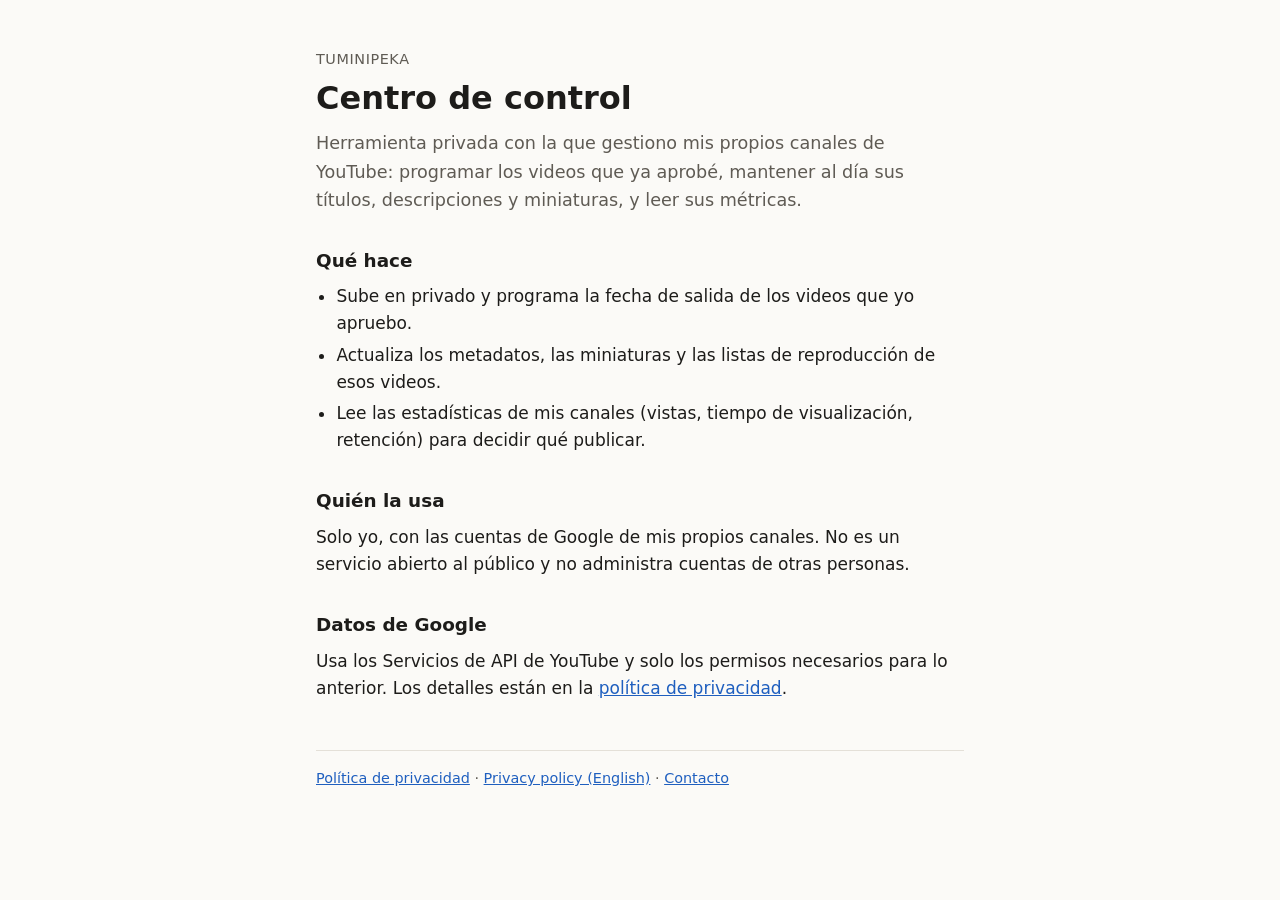
<file: index.html>
<!doctype html>
<html lang="es">
<head>
<meta charset="utf-8">
<meta name="viewport" content="width=device-width, initial-scale=1">
<title>Centro de control · TuMinipeka</title>
<meta name="description" content="Centro de control: herramienta privada con la que TuMinipeka gestiona sus propios canales de YouTube.">
<link rel="stylesheet" href="estilo.css">
</head>
<body>
<main>
  <p class="marca">TuMinipeka</p>
  <h1>Centro de control</h1>
  <p class="entrada">Herramienta privada con la que gestiono mis propios canales de YouTube: programar los videos que ya aprobé, mantener al día sus títulos, descripciones y miniaturas, y leer sus métricas.</p>

  <h2>Qué hace</h2>
  <ul>
    <li>Sube en privado y programa la fecha de salida de los videos que yo apruebo.</li>
    <li>Actualiza los metadatos, las miniaturas y las listas de reproducción de esos videos.</li>
    <li>Lee las estadísticas de mis canales (vistas, tiempo de visualización, retención) para decidir qué publicar.</li>
  </ul>

  <h2>Quién la usa</h2>
  <p>Solo yo, con las cuentas de Google de mis propios canales. No es un servicio abierto al público y no administra cuentas de otras personas.</p>

  <h2>Datos de Google</h2>
  <p>Usa los Servicios de API de YouTube y solo los permisos necesarios para lo anterior. Los detalles están en la <a href="privacidad.html">política de privacidad</a>.</p>

  <footer>
    <a href="privacidad.html">Política de privacidad</a> ·
    <a href="privacidad.html#english">Privacy policy (English)</a> ·
    <a href="https://github.com/TuMinipeka/tuminipeka.github.io/issues">Contacto</a>
  </footer>
</main>
</body>
</html>
</file>
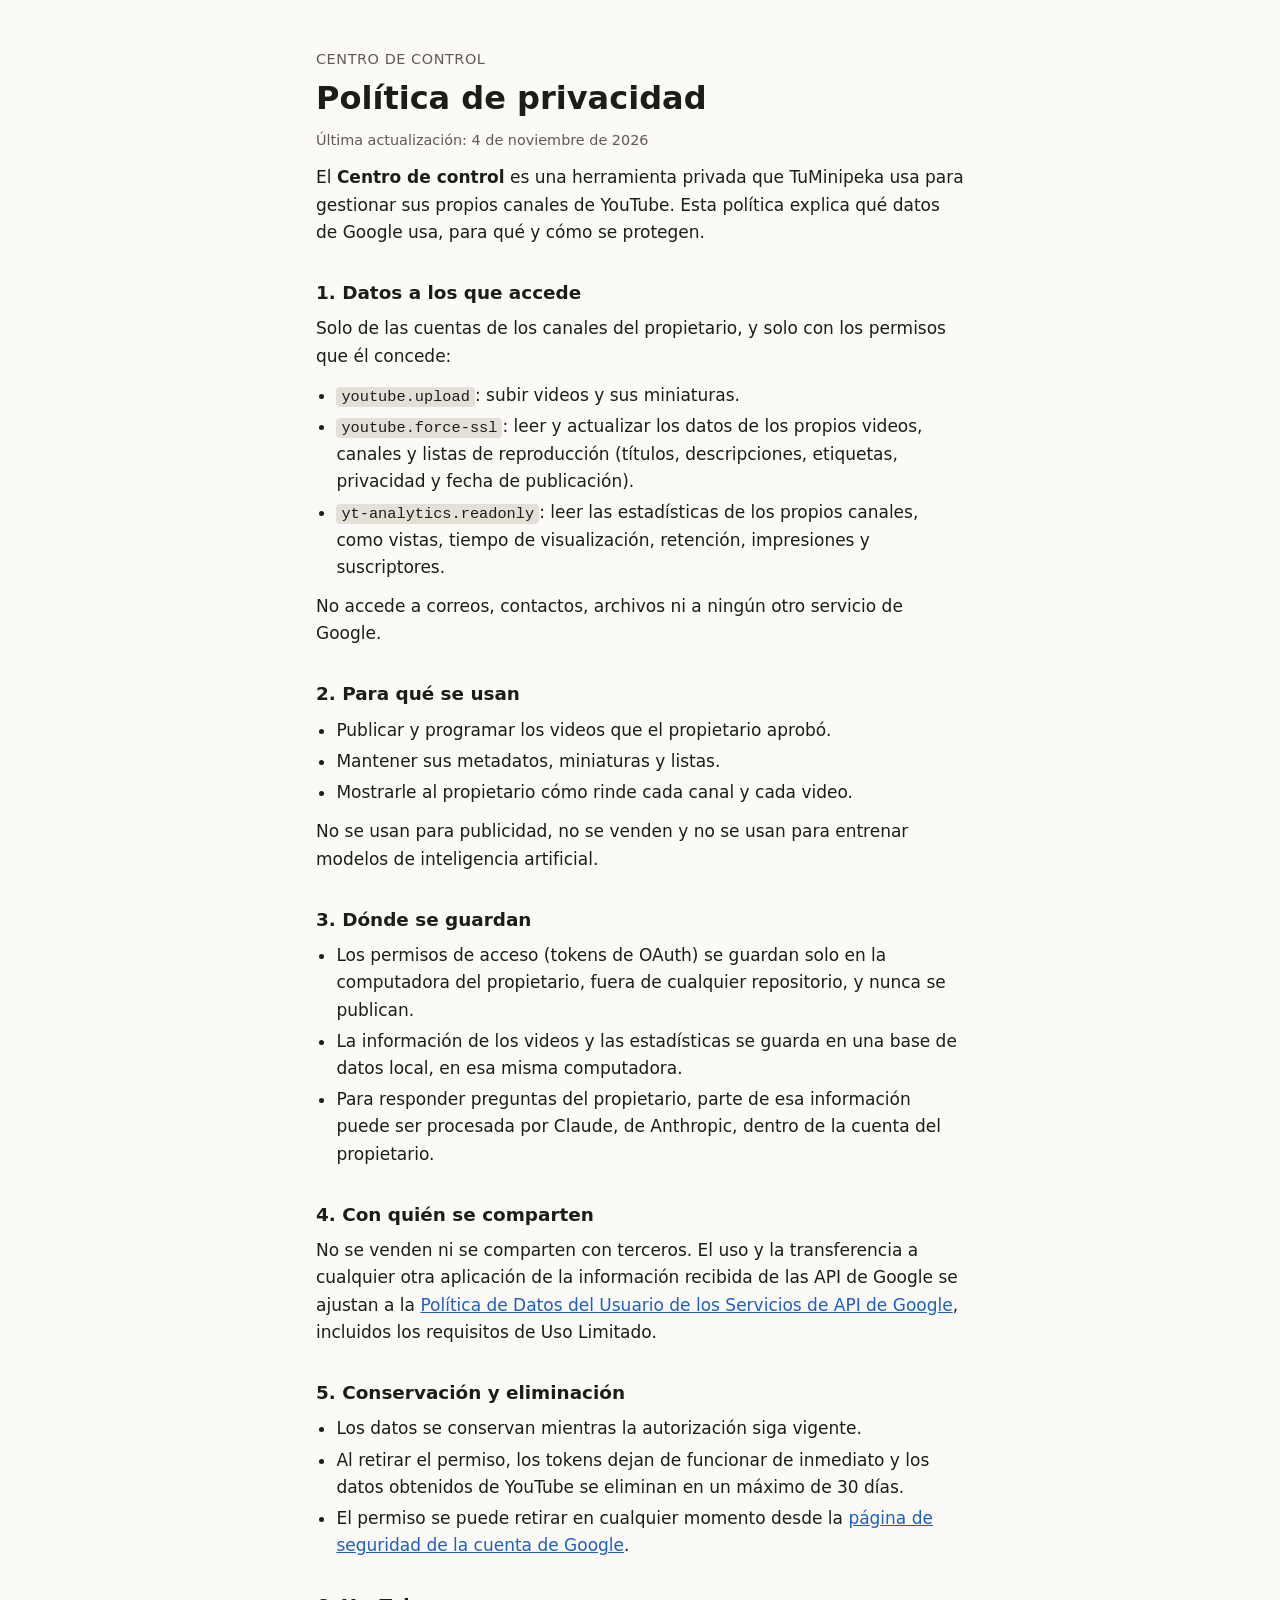
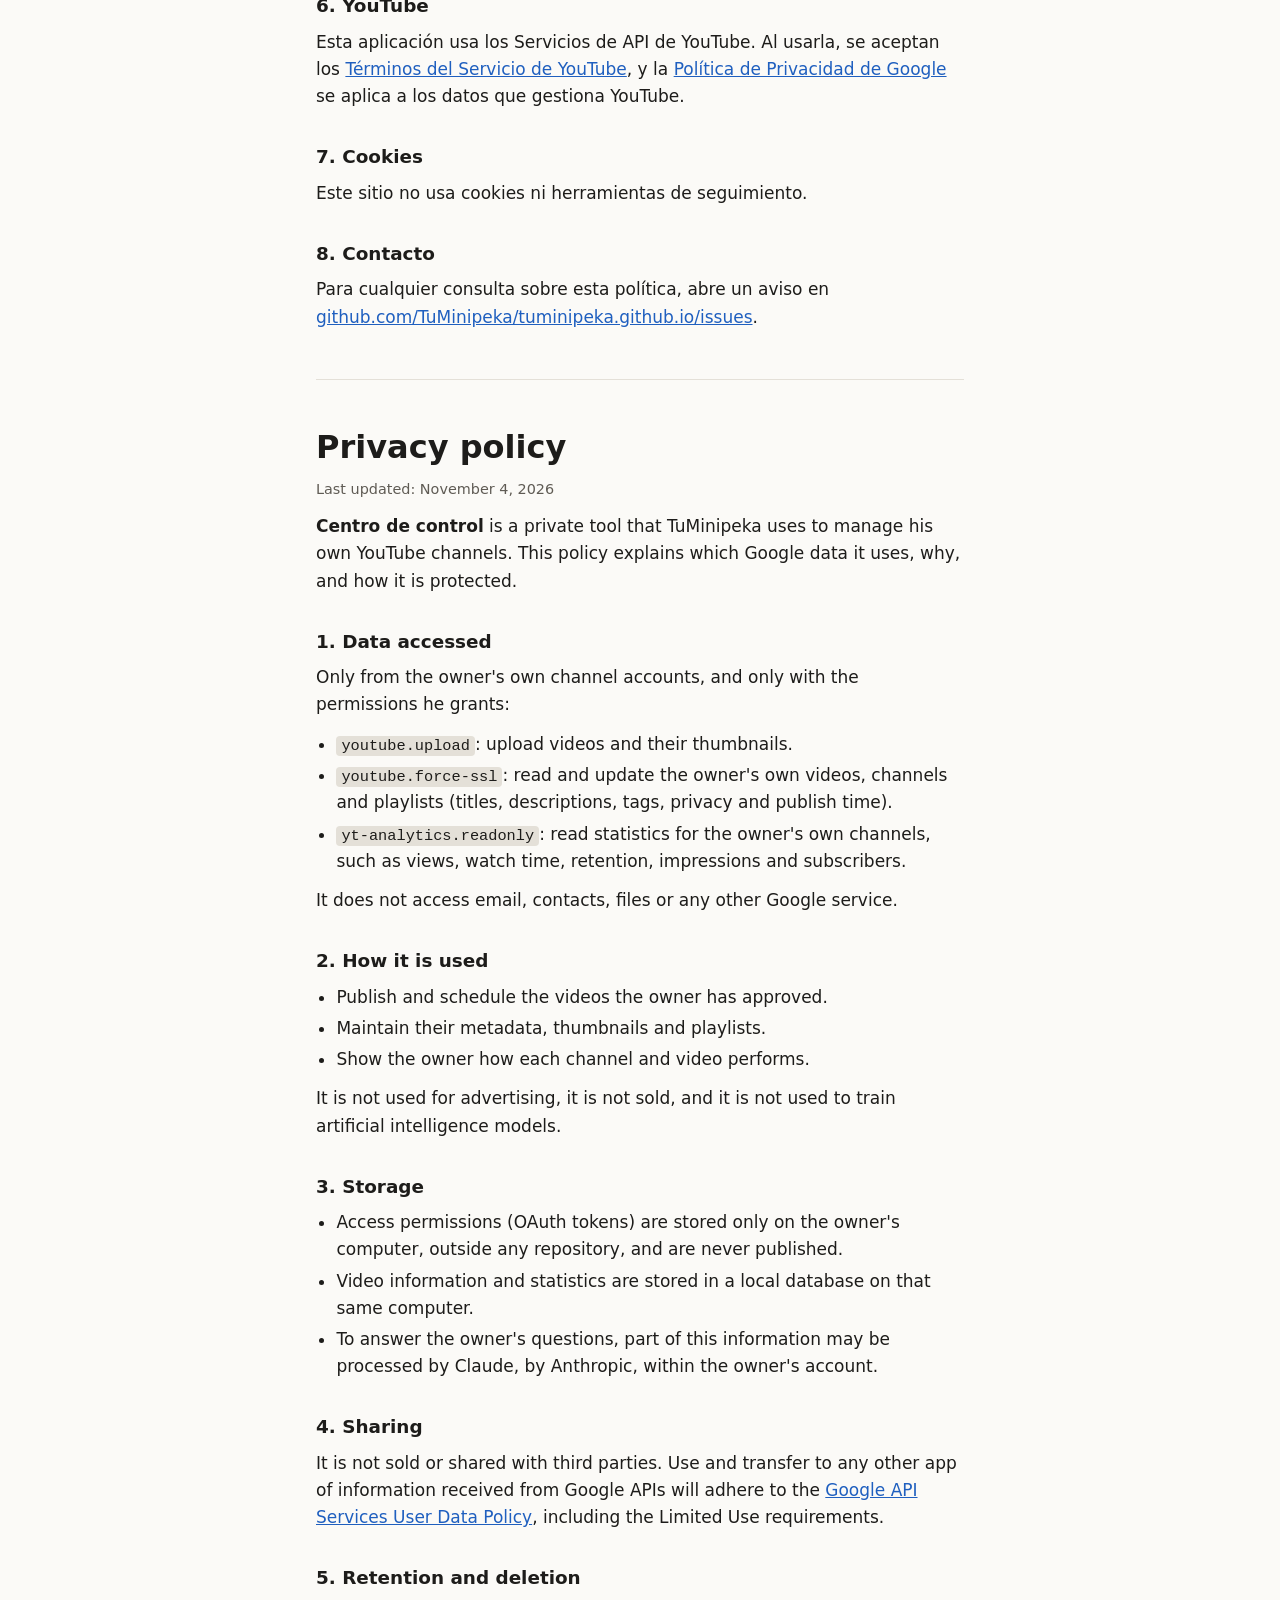
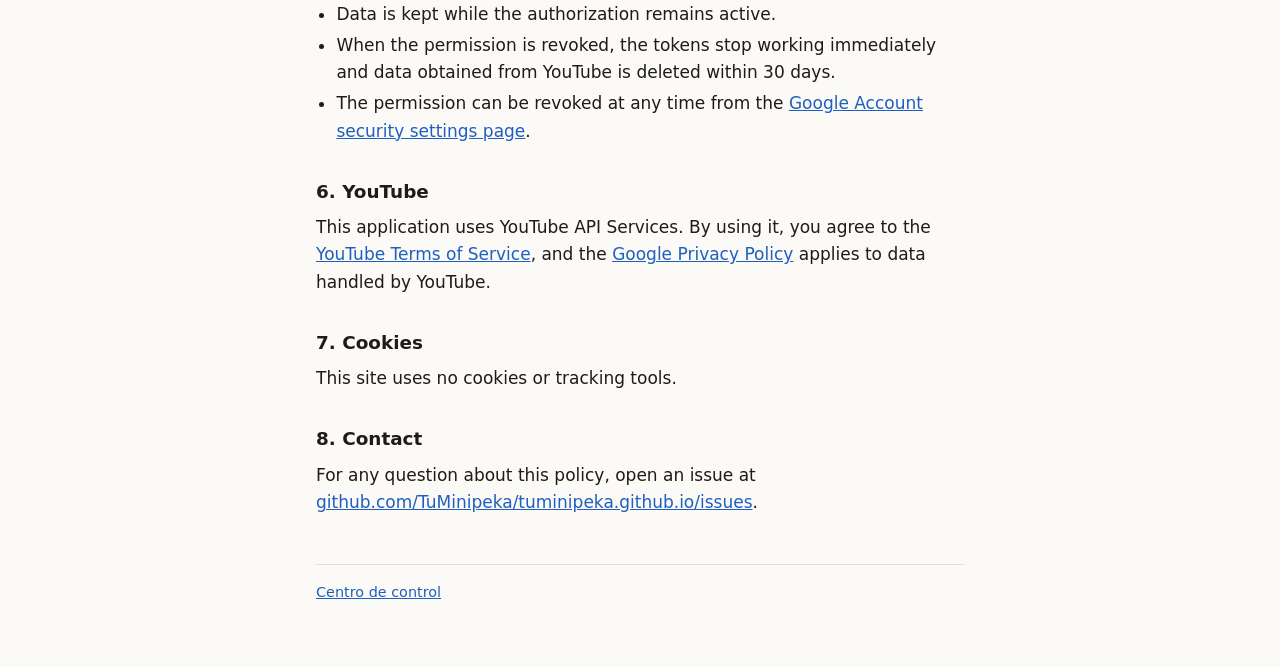
<file: privacidad.html>
<!doctype html>
<html lang="es">
<head>
<meta charset="utf-8">
<meta name="viewport" content="width=device-width, initial-scale=1">
<title>Política de privacidad · Centro de control</title>
<meta name="description" content="Política de privacidad del Centro de control de TuMinipeka.">
<link rel="stylesheet" href="estilo.css">
</head>
<body>
<main>
  <p class="marca"><a href="./">Centro de control</a></p>
  <h1>Política de privacidad</h1>
  <p class="fecha">Última actualización: 4 de noviembre de 2026</p>

  <p>El <strong>Centro de control</strong> es una herramienta privada que TuMinipeka usa para gestionar sus propios canales de YouTube. Esta política explica qué datos de Google usa, para qué y cómo se protegen.</p>

  <h2>1. Datos a los que accede</h2>
  <p>Solo de las cuentas de los canales del propietario, y solo con los permisos que él concede:</p>
  <ul>
    <li><code>youtube.upload</code>: subir videos y sus miniaturas.</li>
    <li><code>youtube.force-ssl</code>: leer y actualizar los datos de los propios videos, canales y listas de reproducción (títulos, descripciones, etiquetas, privacidad y fecha de publicación).</li>
    <li><code>yt-analytics.readonly</code>: leer las estadísticas de los propios canales, como vistas, tiempo de visualización, retención, impresiones y suscriptores.</li>
  </ul>
  <p>No accede a correos, contactos, archivos ni a ningún otro servicio de Google.</p>

  <h2>2. Para qué se usan</h2>
  <ul>
    <li>Publicar y programar los videos que el propietario aprobó.</li>
    <li>Mantener sus metadatos, miniaturas y listas.</li>
    <li>Mostrarle al propietario cómo rinde cada canal y cada video.</li>
  </ul>
  <p>No se usan para publicidad, no se venden y no se usan para entrenar modelos de inteligencia artificial.</p>

  <h2>3. Dónde se guardan</h2>
  <ul>
    <li>Los permisos de acceso (tokens de OAuth) se guardan solo en la computadora del propietario, fuera de cualquier repositorio, y nunca se publican.</li>
    <li>La información de los videos y las estadísticas se guarda en una base de datos local, en esa misma computadora.</li>
    <li>Para responder preguntas del propietario, parte de esa información puede ser procesada por Claude, de Anthropic, dentro de la cuenta del propietario.</li>
  </ul>

  <h2>4. Con quién se comparten</h2>
  <p>No se venden ni se comparten con terceros. El uso y la transferencia a cualquier otra aplicación de la información recibida de las API de Google se ajustan a la <a href="https://developers.google.com/terms/api-services-user-data-policy">Política de Datos del Usuario de los Servicios de API de Google</a>, incluidos los requisitos de Uso Limitado.</p>

  <h2>5. Conservación y eliminación</h2>
  <ul>
    <li>Los datos se conservan mientras la autorización siga vigente.</li>
    <li>Al retirar el permiso, los tokens dejan de funcionar de inmediato y los datos obtenidos de YouTube se eliminan en un máximo de 30 días.</li>
    <li>El permiso se puede retirar en cualquier momento desde la <a href="https://myaccount.google.com/permissions">página de seguridad de la cuenta de Google</a>.</li>
  </ul>

  <h2>6. YouTube</h2>
  <p>Esta aplicación usa los Servicios de API de YouTube. Al usarla, se aceptan los <a href="https://www.youtube.com/t/terms">Términos del Servicio de YouTube</a>, y la <a href="https://policies.google.com/privacy">Política de Privacidad de Google</a> se aplica a los datos que gestiona YouTube.</p>

  <h2>7. Cookies</h2>
  <p>Este sitio no usa cookies ni herramientas de seguimiento.</p>

  <h2>8. Contacto</h2>
  <p>Para cualquier consulta sobre esta política, abre un aviso en <a href="https://github.com/TuMinipeka/tuminipeka.github.io/issues">github.com/TuMinipeka/tuminipeka.github.io/issues</a>.</p>

  <hr>

  <section id="english" lang="en">
    <h1>Privacy policy</h1>
    <p class="fecha">Last updated: November 4, 2026</p>
    <p><strong>Centro de control</strong> is a private tool that TuMinipeka uses to manage his own YouTube channels. This policy explains which Google data it uses, why, and how it is protected.</p>

    <h2>1. Data accessed</h2>
    <p>Only from the owner's own channel accounts, and only with the permissions he grants:</p>
    <ul>
      <li><code>youtube.upload</code>: upload videos and their thumbnails.</li>
      <li><code>youtube.force-ssl</code>: read and update the owner's own videos, channels and playlists (titles, descriptions, tags, privacy and publish time).</li>
      <li><code>yt-analytics.readonly</code>: read statistics for the owner's own channels, such as views, watch time, retention, impressions and subscribers.</li>
    </ul>
    <p>It does not access email, contacts, files or any other Google service.</p>

    <h2>2. How it is used</h2>
    <ul>
      <li>Publish and schedule the videos the owner has approved.</li>
      <li>Maintain their metadata, thumbnails and playlists.</li>
      <li>Show the owner how each channel and video performs.</li>
    </ul>
    <p>It is not used for advertising, it is not sold, and it is not used to train artificial intelligence models.</p>

    <h2>3. Storage</h2>
    <ul>
      <li>Access permissions (OAuth tokens) are stored only on the owner's computer, outside any repository, and are never published.</li>
      <li>Video information and statistics are stored in a local database on that same computer.</li>
      <li>To answer the owner's questions, part of this information may be processed by Claude, by Anthropic, within the owner's account.</li>
    </ul>

    <h2>4. Sharing</h2>
    <p>It is not sold or shared with third parties. Use and transfer to any other app of information received from Google APIs will adhere to the <a href="https://developers.google.com/terms/api-services-user-data-policy">Google API Services User Data Policy</a>, including the Limited Use requirements.</p>

    <h2>5. Retention and deletion</h2>
    <ul>
      <li>Data is kept while the authorization remains active.</li>
      <li>When the permission is revoked, the tokens stop working immediately and data obtained from YouTube is deleted within 30 days.</li>
      <li>The permission can be revoked at any time from the <a href="https://myaccount.google.com/permissions">Google Account security settings page</a>.</li>
    </ul>

    <h2>6. YouTube</h2>
    <p>This application uses YouTube API Services. By using it, you agree to the <a href="https://www.youtube.com/t/terms">YouTube Terms of Service</a>, and the <a href="https://policies.google.com/privacy">Google Privacy Policy</a> applies to data handled by YouTube.</p>

    <h2>7. Cookies</h2>
    <p>This site uses no cookies or tracking tools.</p>

    <h2>8. Contact</h2>
    <p>For any question about this policy, open an issue at <a href="https://github.com/TuMinipeka/tuminipeka.github.io/issues">github.com/TuMinipeka/tuminipeka.github.io/issues</a>.</p>
  </section>

  <footer><a href="./">Centro de control</a></footer>
</main>
</body>
</html>
</file>
<file: estilo.css>
:root {
  --fondo: #fbfaf7;
  --texto: #1d1c1a;
  --suave: #5f5b54;
  --linea: #e4e0d8;
  --enlace: #1f5fbf;
  color-scheme: light dark;
}
@media (prefers-color-scheme: dark) {
  :root {
    --fondo: #151514;
    --texto: #ecebe7;
    --suave: #a7a39b;
    --linea: #33322f;
    --enlace: #8ab4f8;
  }
}
* { box-sizing: border-box; }
body {
  margin: 0;
  background: var(--fondo);
  color: var(--texto);
  font: 17px/1.6 system-ui, -apple-system, "Segoe UI", Roboto, sans-serif;
}
main { max-width: 680px; margin: 0 auto; padding: 48px 16px 64px; }
h1 { font-size: 2rem; line-height: 1.2; margin: 0 0 12px; }
h2 { font-size: 1.15rem; margin: 32px 0 8px; }
p, ul { margin: 0 0 12px; }
ul { padding-left: 1.2em; }
li { margin-bottom: 4px; }
a { color: var(--enlace); }
code { font-size: 0.9em; background: var(--linea); padding: 1px 5px; border-radius: 4px; overflow-wrap: anywhere; }
.marca { margin: 0 0 8px; color: var(--suave); font-size: 0.9rem; letter-spacing: 0.04em; text-transform: uppercase; }
.marca a { color: inherit; text-decoration: none; }
.entrada { font-size: 1.1rem; color: var(--suave); }
.fecha { color: var(--suave); font-size: 0.9rem; }
hr { border: 0; border-top: 1px solid var(--linea); margin: 48px 0; }
footer { margin-top: 48px; padding-top: 16px; border-top: 1px solid var(--linea); color: var(--suave); font-size: 0.9rem; }
</file>
